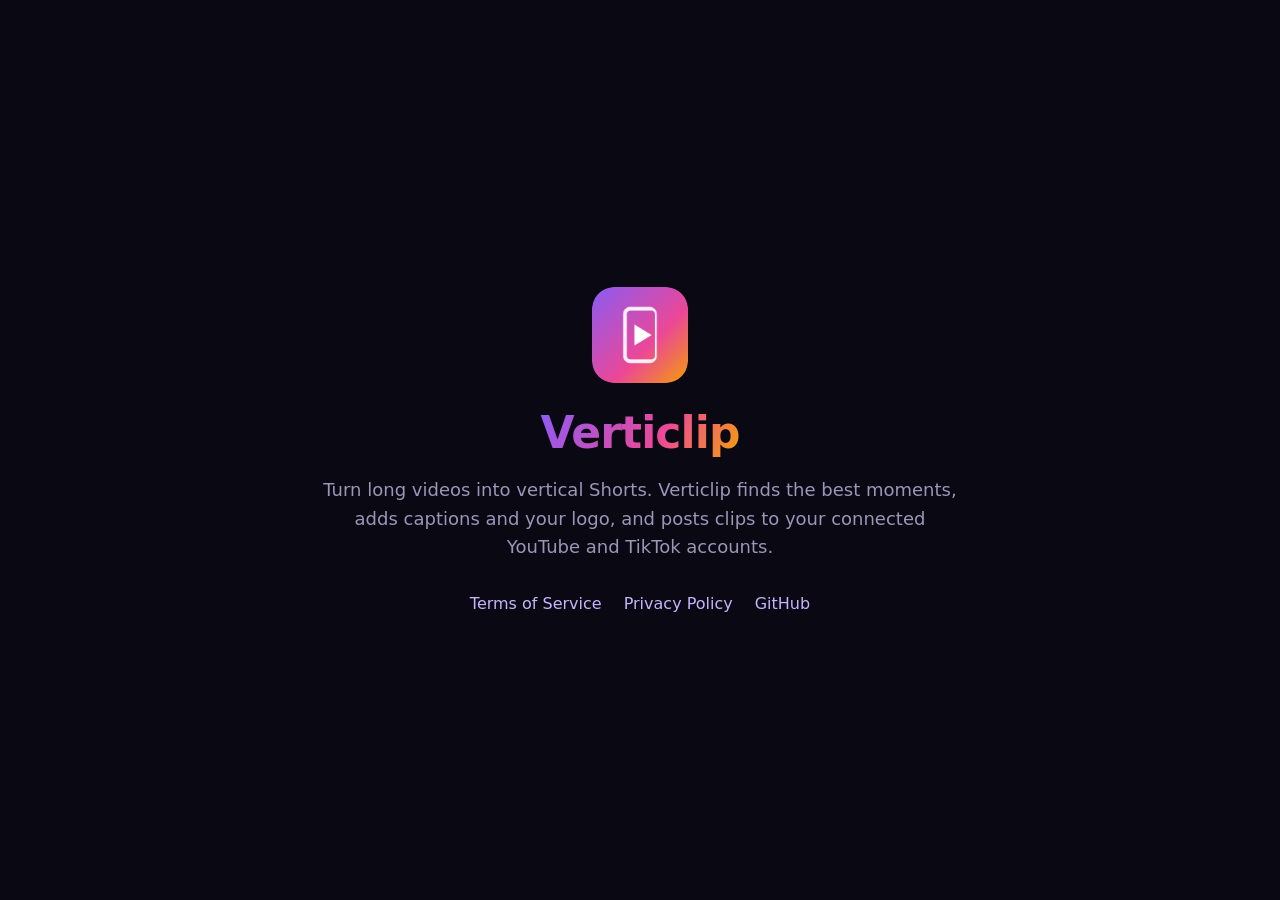
<file: docs/index.html>
<!doctype html>
<html lang="en">
<head>
<meta charset="utf-8" />
<meta name="viewport" content="width=device-width, initial-scale=1" />
<title>Verticlip — Turn long videos into vertical clips</title>
<style>
  body { font-family: system-ui, -apple-system, Segoe UI, Roboto, sans-serif; background: #0a0812; color: #f4f2ff; margin: 0; min-height: 100vh; display: grid; place-items: center; }
  main { max-width: 640px; padding: 40px 24px; text-align: center; }
  h1 { font-size: 44px; margin: 0 0 12px; letter-spacing: -0.02em; }
  .grad { background: linear-gradient(120deg, #8b5cf6, #ec4899 60%, #f59e0b); -webkit-background-clip: text; background-clip: text; color: transparent; }
  p { color: #9b95b8; font-size: 18px; line-height: 1.6; }
  nav { margin-top: 32px; display: flex; gap: 22px; justify-content: center; flex-wrap: wrap; }
  a { color: #c4b5fd; text-decoration: none; }
  a:hover { text-decoration: underline; }
  img { width: 96px; height: 96px; border-radius: 22px; margin-bottom: 20px; }
</style>
</head>
<body>
<main>
  <img src="verticlip-icon-1024.png" alt="Verticlip logo" />
  <h1><span class="grad">Verticlip</span></h1>
  <p>Turn long videos into vertical Shorts. Verticlip finds the best moments, adds captions and your logo, and posts clips to your connected YouTube and TikTok accounts.</p>
  <nav>
    <a href="terms.html">Terms of Service</a>
    <a href="privacy.html">Privacy Policy</a>
    <a href="https://github.com/EmphaticFir25/verticlip">GitHub</a>
  </nav>
</main>
</body>
</html>
</file>
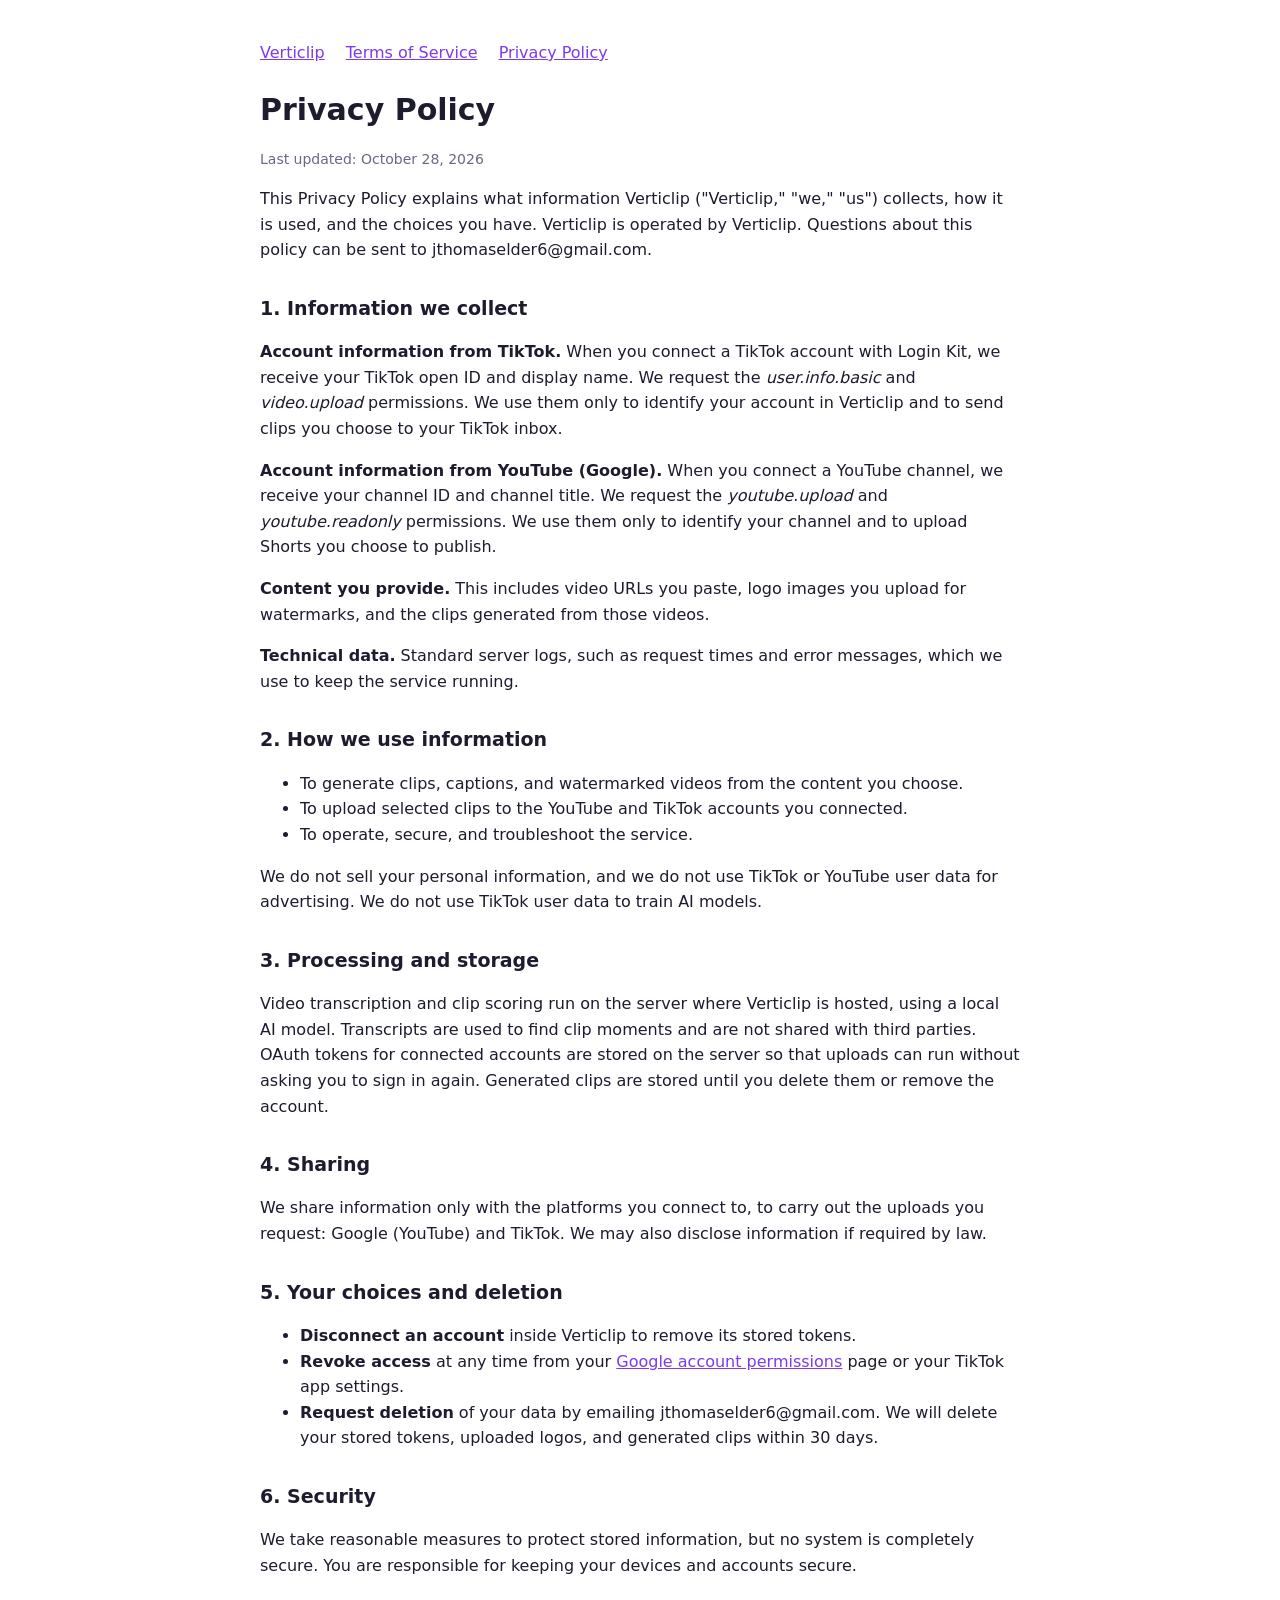
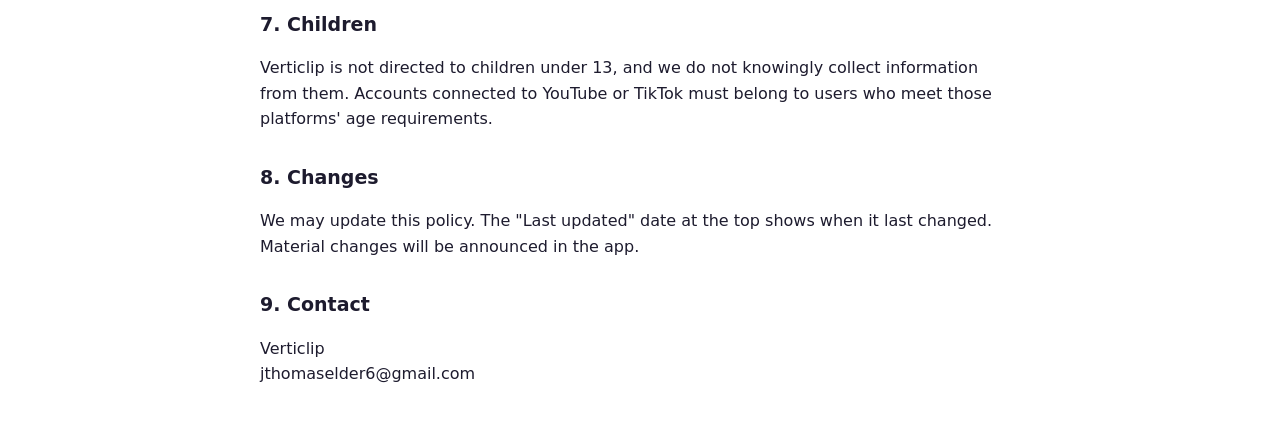
<file: docs/privacy.html>
<!doctype html>
<html lang="en">
<head>
<meta charset="utf-8" />
<meta name="viewport" content="width=device-width, initial-scale=1" />
<title>Privacy Policy — Verticlip</title>
<style>
  body { font-family: system-ui, -apple-system, Segoe UI, Roboto, sans-serif; max-width: 760px; margin: 40px auto; padding: 0 20px; color: #1d1b2e; line-height: 1.6; }
  h1 { font-size: 30px; margin-bottom: 4px; }
  h2 { font-size: 19px; margin-top: 30px; }
  .updated { color: #6b6785; font-size: 14px; }
  a { color: #7c3aed; }
  nav a { margin-right: 16px; }
</style>
</head>
<body>
<nav><a href="index.html">Verticlip</a> <a href="terms.html">Terms of Service</a> <a href="privacy.html">Privacy Policy</a></nav>

<h1>Privacy Policy</h1>
<p class="updated">Last updated: October 28, 2026</p>

<p>This Privacy Policy explains what information Verticlip ("Verticlip," "we," "us") collects, how it is used, and the choices you have. Verticlip is operated by Verticlip. Questions about this policy can be sent to jthomaselder6@gmail.com.</p>

<h2>1. Information we collect</h2>
<p><strong>Account information from TikTok.</strong> When you connect a TikTok account with Login Kit, we receive your TikTok open ID and display name. We request the <em>user.info.basic</em> and <em>video.upload</em> permissions. We use them only to identify your account in Verticlip and to send clips you choose to your TikTok inbox.</p>
<p><strong>Account information from YouTube (Google).</strong> When you connect a YouTube channel, we receive your channel ID and channel title. We request the <em>youtube.upload</em> and <em>youtube.readonly</em> permissions. We use them only to identify your channel and to upload Shorts you choose to publish.</p>
<p><strong>Content you provide.</strong> This includes video URLs you paste, logo images you upload for watermarks, and the clips generated from those videos.</p>
<p><strong>Technical data.</strong> Standard server logs, such as request times and error messages, which we use to keep the service running.</p>

<h2>2. How we use information</h2>
<ul>
  <li>To generate clips, captions, and watermarked videos from the content you choose.</li>
  <li>To upload selected clips to the YouTube and TikTok accounts you connected.</li>
  <li>To operate, secure, and troubleshoot the service.</li>
</ul>
<p>We do not sell your personal information, and we do not use TikTok or YouTube user data for advertising. We do not use TikTok user data to train AI models.</p>

<h2>3. Processing and storage</h2>
<p>Video transcription and clip scoring run on the server where Verticlip is hosted, using a local AI model. Transcripts are used to find clip moments and are not shared with third parties. OAuth tokens for connected accounts are stored on the server so that uploads can run without asking you to sign in again. Generated clips are stored until you delete them or remove the account.</p>

<h2>4. Sharing</h2>
<p>We share information only with the platforms you connect to, to carry out the uploads you request: Google (YouTube) and TikTok. We may also disclose information if required by law.</p>

<h2>5. Your choices and deletion</h2>
<ul>
  <li><strong>Disconnect an account</strong> inside Verticlip to remove its stored tokens.</li>
  <li><strong>Revoke access</strong> at any time from your <a href="https://myaccount.google.com/permissions">Google account permissions</a> page or your TikTok app settings.</li>
  <li><strong>Request deletion</strong> of your data by emailing jthomaselder6@gmail.com. We will delete your stored tokens, uploaded logos, and generated clips within 30 days.</li>
</ul>

<h2>6. Security</h2>
<p>We take reasonable measures to protect stored information, but no system is completely secure. You are responsible for keeping your devices and accounts secure.</p>

<h2>7. Children</h2>
<p>Verticlip is not directed to children under 13, and we do not knowingly collect information from them. Accounts connected to YouTube or TikTok must belong to users who meet those platforms' age requirements.</p>

<h2>8. Changes</h2>
<p>We may update this policy. The "Last updated" date at the top shows when it last changed. Material changes will be announced in the app.</p>

<h2>9. Contact</h2>
<p>Verticlip<br />jthomaselder6@gmail.com</p>
</body>
</html>
</file>
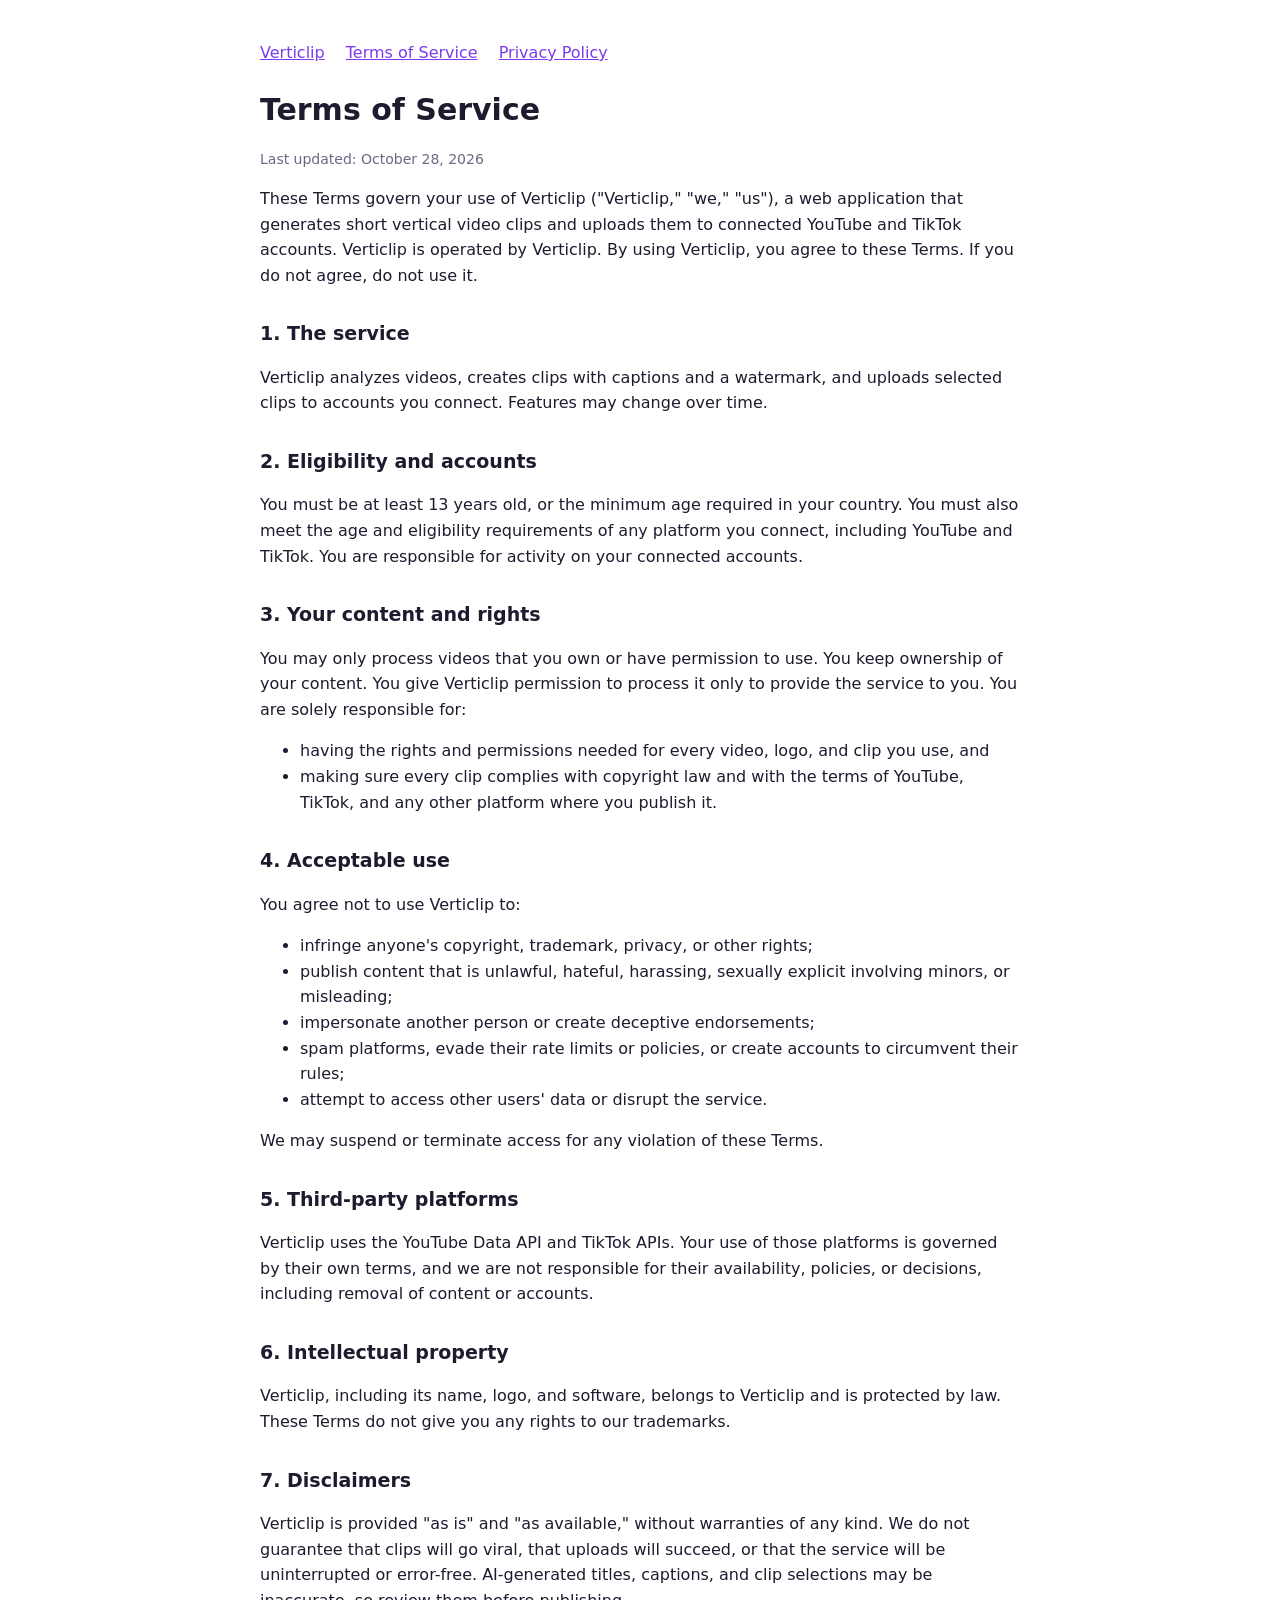
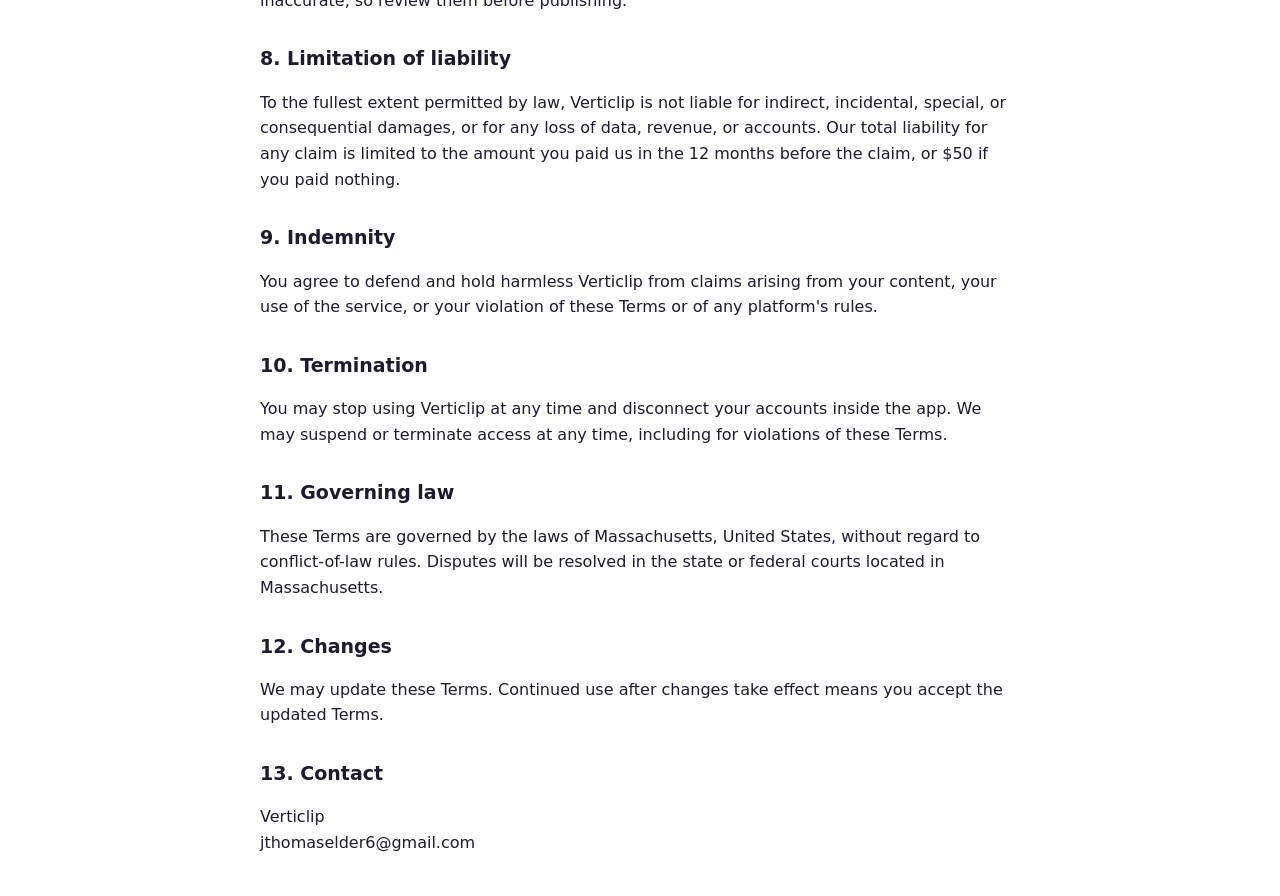
<file: docs/terms.html>
<!doctype html>
<html lang="en">
<head>
<meta charset="utf-8" />
<meta name="viewport" content="width=device-width, initial-scale=1" />
<title>Terms of Service — Verticlip</title>
<style>
  body { font-family: system-ui, -apple-system, Segoe UI, Roboto, sans-serif; max-width: 760px; margin: 40px auto; padding: 0 20px; color: #1d1b2e; line-height: 1.6; }
  h1 { font-size: 30px; margin-bottom: 4px; }
  h2 { font-size: 19px; margin-top: 30px; }
  .updated { color: #6b6785; font-size: 14px; }
  a { color: #7c3aed; }
  nav a { margin-right: 16px; }
</style>
</head>
<body>
<nav><a href="index.html">Verticlip</a> <a href="terms.html">Terms of Service</a> <a href="privacy.html">Privacy Policy</a></nav>

<h1>Terms of Service</h1>
<p class="updated">Last updated: October 28, 2026</p>

<p>These Terms govern your use of Verticlip ("Verticlip," "we," "us"), a web application that generates short vertical video clips and uploads them to connected YouTube and TikTok accounts. Verticlip is operated by Verticlip. By using Verticlip, you agree to these Terms. If you do not agree, do not use it.</p>

<h2>1. The service</h2>
<p>Verticlip analyzes videos, creates clips with captions and a watermark, and uploads selected clips to accounts you connect. Features may change over time.</p>

<h2>2. Eligibility and accounts</h2>
<p>You must be at least 13 years old, or the minimum age required in your country. You must also meet the age and eligibility requirements of any platform you connect, including YouTube and TikTok. You are responsible for activity on your connected accounts.</p>

<h2>3. Your content and rights</h2>
<p>You may only process videos that you own or have permission to use. You keep ownership of your content. You give Verticlip permission to process it only to provide the service to you. You are solely responsible for:</p>
<ul>
  <li>having the rights and permissions needed for every video, logo, and clip you use, and</li>
  <li>making sure every clip complies with copyright law and with the terms of YouTube, TikTok, and any other platform where you publish it.</li>
</ul>

<h2>4. Acceptable use</h2>
<p>You agree not to use Verticlip to:</p>
<ul>
  <li>infringe anyone's copyright, trademark, privacy, or other rights;</li>
  <li>publish content that is unlawful, hateful, harassing, sexually explicit involving minors, or misleading;</li>
  <li>impersonate another person or create deceptive endorsements;</li>
  <li>spam platforms, evade their rate limits or policies, or create accounts to circumvent their rules;</li>
  <li>attempt to access other users' data or disrupt the service.</li>
</ul>
<p>We may suspend or terminate access for any violation of these Terms.</p>

<h2>5. Third-party platforms</h2>
<p>Verticlip uses the YouTube Data API and TikTok APIs. Your use of those platforms is governed by their own terms, and we are not responsible for their availability, policies, or decisions, including removal of content or accounts.</p>

<h2>6. Intellectual property</h2>
<p>Verticlip, including its name, logo, and software, belongs to Verticlip and is protected by law. These Terms do not give you any rights to our trademarks.</p>

<h2>7. Disclaimers</h2>
<p>Verticlip is provided "as is" and "as available," without warranties of any kind. We do not guarantee that clips will go viral, that uploads will succeed, or that the service will be uninterrupted or error-free. AI-generated titles, captions, and clip selections may be inaccurate, so review them before publishing.</p>

<h2>8. Limitation of liability</h2>
<p>To the fullest extent permitted by law, Verticlip is not liable for indirect, incidental, special, or consequential damages, or for any loss of data, revenue, or accounts. Our total liability for any claim is limited to the amount you paid us in the 12 months before the claim, or $50 if you paid nothing.</p>

<h2>9. Indemnity</h2>
<p>You agree to defend and hold harmless Verticlip from claims arising from your content, your use of the service, or your violation of these Terms or of any platform's rules.</p>

<h2>10. Termination</h2>
<p>You may stop using Verticlip at any time and disconnect your accounts inside the app. We may suspend or terminate access at any time, including for violations of these Terms.</p>

<h2>11. Governing law</h2>
<p>These Terms are governed by the laws of Massachusetts, United States, without regard to conflict-of-law rules. Disputes will be resolved in the state or federal courts located in Massachusetts.</p>

<h2>12. Changes</h2>
<p>We may update these Terms. Continued use after changes take effect means you accept the updated Terms.</p>

<h2>13. Contact</h2>
<p>Verticlip<br />jthomaselder6@gmail.com</p>
</body>
</html>
</file>
